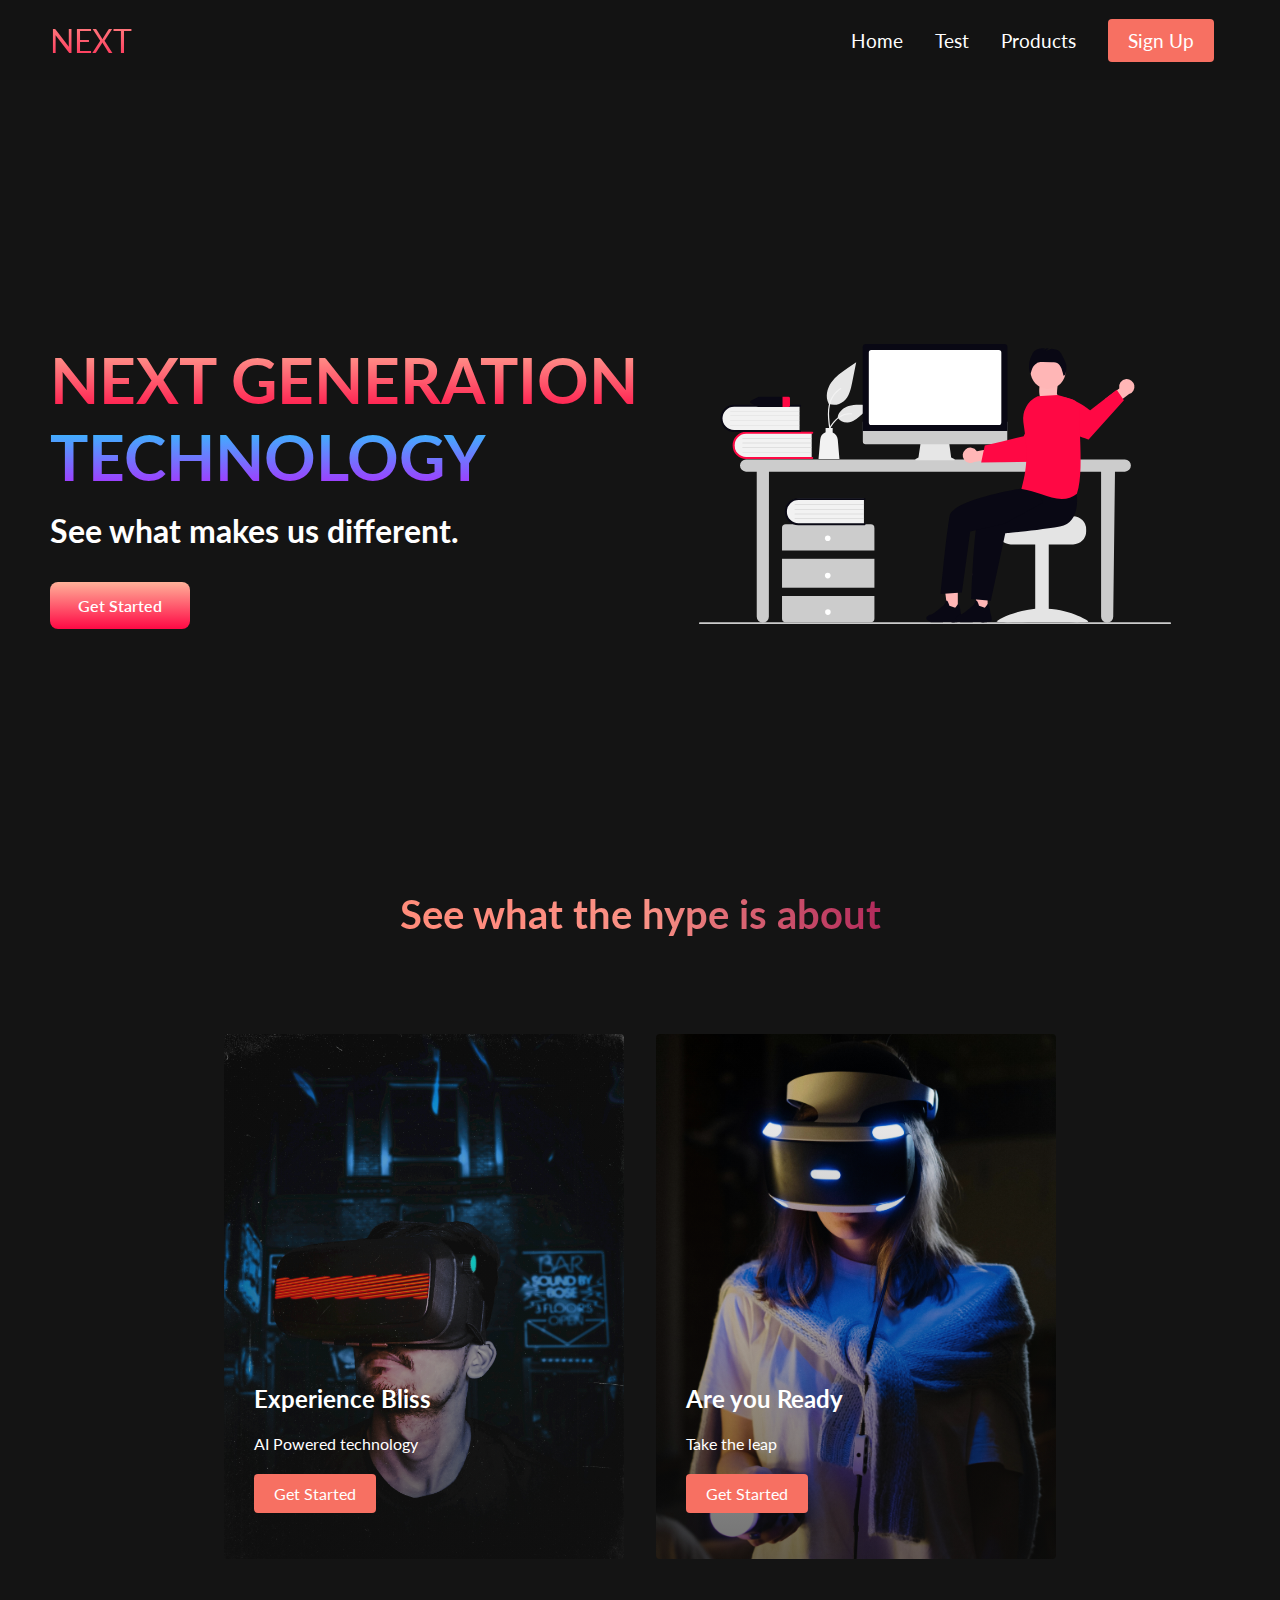
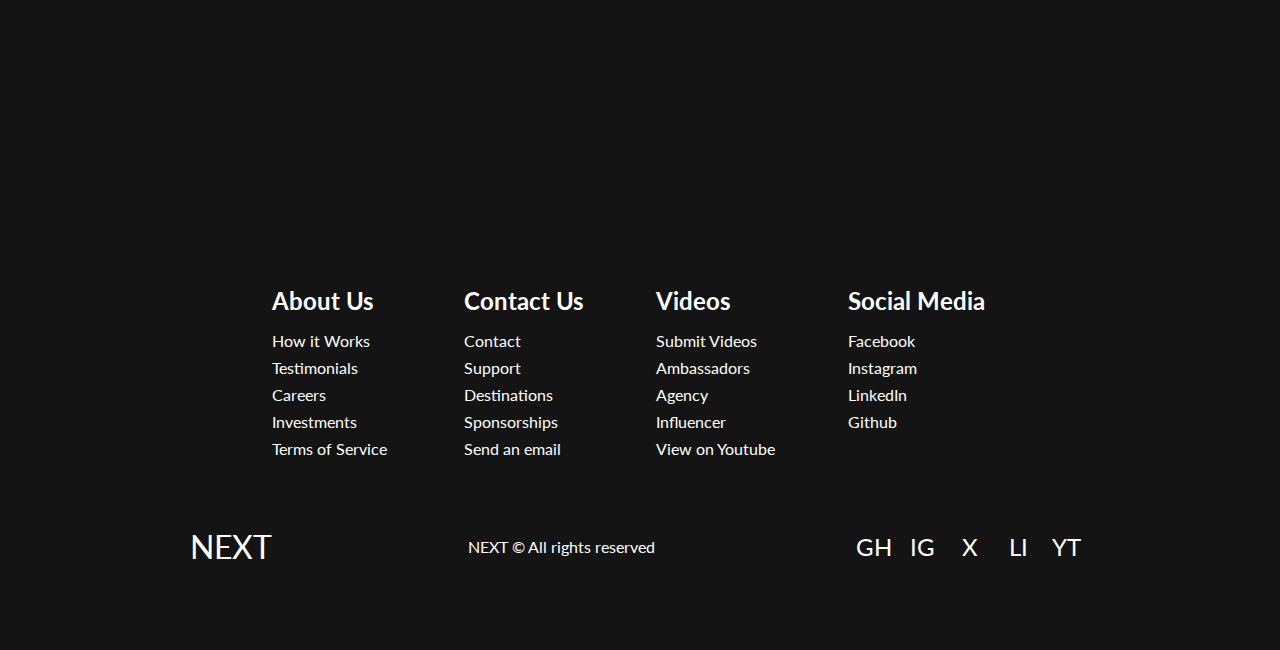
<file: NOW - First assignment/index.html>
<!DOCTYPE html>
<html lang="en">
<head>
    <meta charset="UTF-8">
    <meta name="viewport" content="width=device-width, initial-scale=1.0">
    <title>THE NOW PROJECT</title>
    <link rel="stylesheet" href="style.css">
</head>
<body>
    <nav class="nav_bar">
        <div class="navbar_container">
            <a href="" id="navbar_logo">
                NEXT</a>
            <div class="navbar_toggle" id="mobile_menu">
                <span class="bar"></span>
                <span class="bar"></span>
                <span class="bar"></span>
            </div>
            <ul class="navbar_menu">
                <li class="navbar_item">
                    <a href="#" class="navbar_links">Home</a>
                </li>
                <li class="navbar_item">
                    <a href="test.html" class="navbar_links">Test</a>
                </li>
                <li class="navbar_item">
                    <a href="#" class="navbar_links">Products</a>
                </li>
                <li class="navbar_btn">
                    <a href="#" class="button">Sign Up</a>
                </li>

            </ul>
        </div>
    </nav>

    <!-- Hero Section -->
    <main class="main">
        <div class="main_container">
            <div class="main_content">
                <h1 class="heading">NEXT GENERATION</h1>
                <h2 class="heading">TECHNOLOGY</h2>
                <p>See what makes us different.</p>
                <button class="main_btn">
                    <a href="">Get Started</a>
                </button>
            </div>
                <div class="main_image_container">
                    <img src="images/first_image.svg" id="main_img">
                </div>
        </div>
    </main>

    <!-- SERVICES -->
    <section class="services">
        <h1> See what the hype is about</h1>
        <div class="services_container">
            <div class="services_card">
                <h2>Experience Bliss</h2>
                <p>AI Powered technology</p>
                <button>Get Started</button>
            </div>
            <div class="services_card">
                <h2>Are you Ready</h2>
                <p>Take the leap</p>
                <button>Get Started</button>
            </div>
        </div>
    </section>

    <!-- FOOTER SECTION -->
    <footer class="footer_container">
        <div class="footer_links">
            <div class="footer_link_wrapper">
                <div class="footer_link_items">
                    <h2>About Us</h2>
                    <a href="/">How it Works</a>
                    <a href="/">Testimonials</a>
                    <a href="/">Careers</a>
                    <a href="/">Investments</a>
                    <a href="/">Terms of Service</a>
                </div>
                <div class="footer_link_items">
                    <h2>Contact Us</h2>
                    <a href="/">Contact</a>
                    <a href="/">Support</a>
                    <a href="/">Destinations</a>
                    <a href="/">Sponsorships</a>
                    <a href="/">Send an email</a>
                </div>
            </div>
            <div class="footer_link_wrapper">
                <div class="footer_link_items">
                    <h2>Videos</h2>
                    <a href="/">Submit Videos</a>
                    <a href="/">Ambassadors</a>
                    <a href="/">Agency</a>
                    <a href="/">Influencer</a>
                    <a href="/">View on Youtube</a>
                </div>
                <div class="footer_link_items">
                    <h2>Social Media</h2>
                    <a href="/">Facebook</a>
                    <a href="/">Instagram</a>
                    <a href="/">LinkedIn</a>
                    <a href="/">Github</a>
                </div>
            </div>
        </div>
        <div class="social_media">
            <div class="social_media_wrap">
                <div class="footer_logo">
                    <a href="" id="footer_logo">
                        NEXT
                    </a>
                </div>
                <p class="website_rights">
                    NEXT &copy; All rights reserved
                </p>
                <div class="social_icons">
                    <div class="link_wrapper">
                        <a href="https://github.com/gilbertjnr" class="social_icon_link" id="github" target="_blank">
                            <!-- Github -->
                            GH
                        </a>
                    </div>
                    <div class="link_wrapper">
                        <a href="https://www.instagram.com/shekinahs_delegate/?hl=en" class="social_icon_link" id="instagram" target="_blank">
                            <!-- Instagram -->
                            IG
                        </a>
                    </div>
                    <div class="link_wrapper">
                        <a href="https://x.com/Ehiz_Ak" class="social_icon_link" id="x-twitter" target="_blank">
                            <!-- X (Twiter) -->
                            X
                        </a>
                    </div>
                    <div class="link_wrapper">
                        <a href="www.linkedin.com/in/edosewele-akharele-749b462a0" class="social_icon_link" id="linkedin" target="_blank">
                            <!-- LinkedIn -->
                            LI
                        </a>
                    </div>
                    <div class="link_wrapper">
                        <a href="https://www.youtube.com/@emmanuelakharele" class="social_icon_link" id="youtube" target="_blank">
                            <!-- Youtube -->
                            YT
                        </a>
                    </div>
                </div>
            </div>
        </div>
    </footer>


    <script src="script.js"></script>
</body>
</html>
</file>
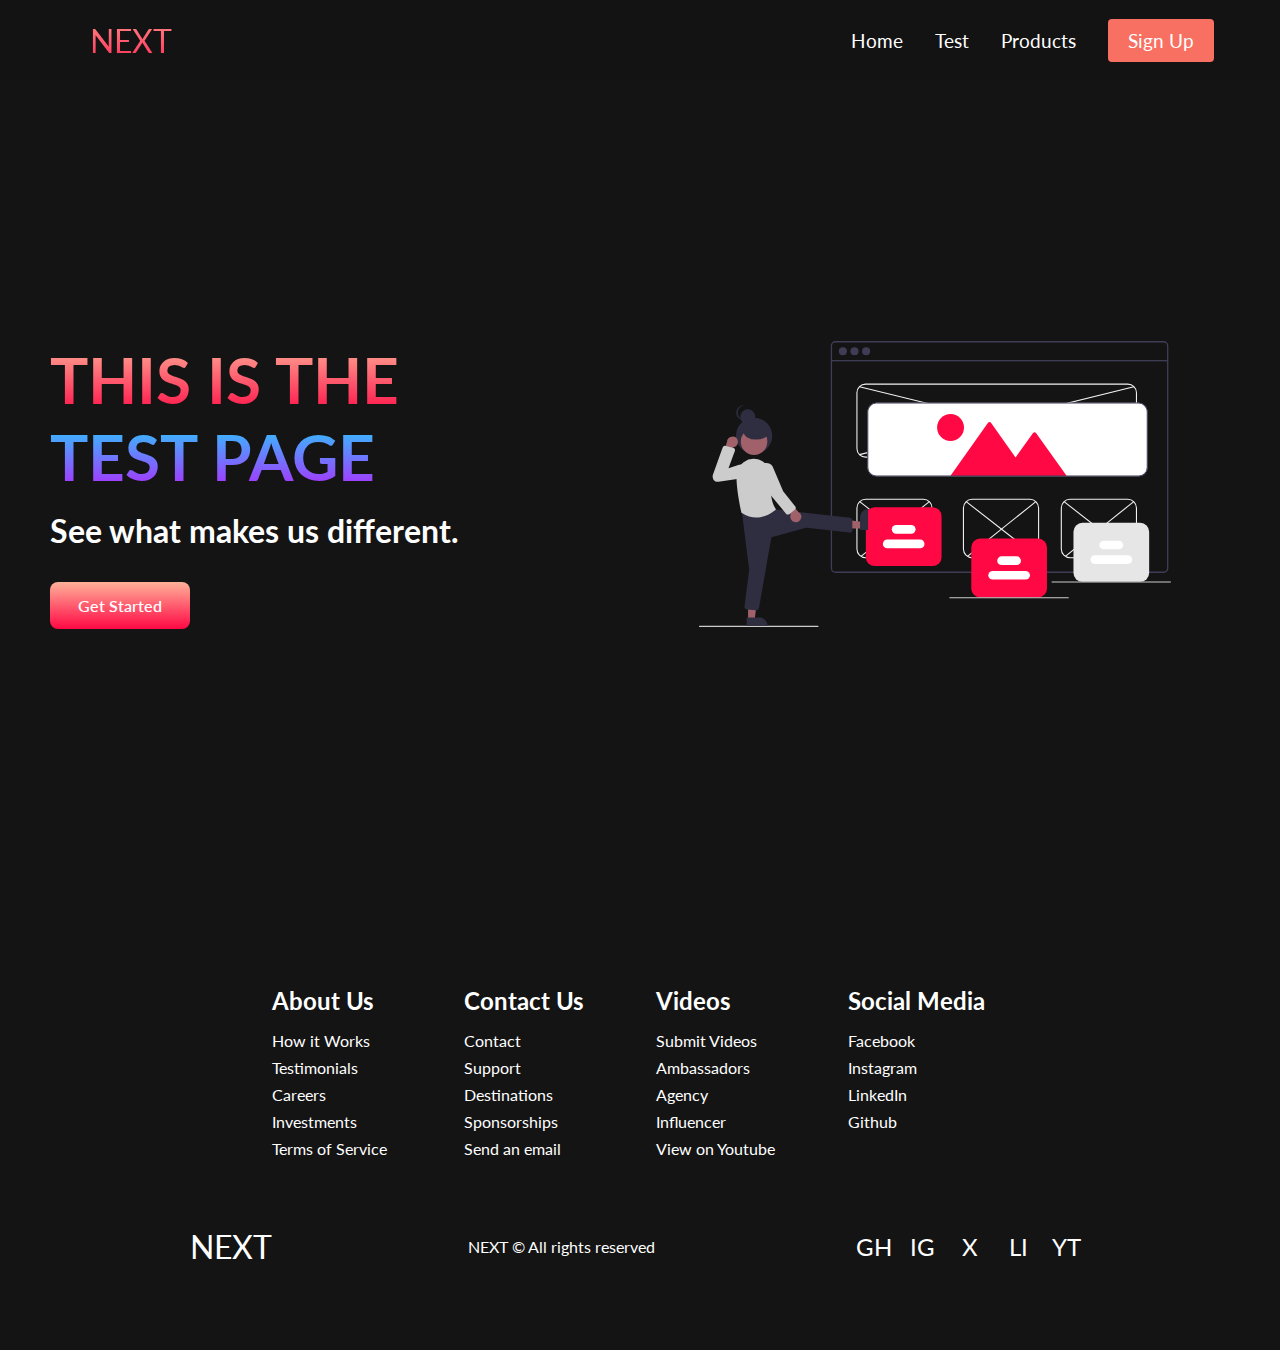
<file: NOW - First assignment/test.html>
<!DOCTYPE html>
<html lang="en">
<head>
    <meta charset="UTF-8">
    <meta name="viewport" content="width=device-width, initial-scale=1.0">
    <title>THE NEXT PROJECT</title>
    <link rel="stylesheet" href="style.css">
</head>
<body>
    <nav class="nav_bar">
        <div class="navbar_container">
            <a href="" id="navbar_logo">
                <svg xmlns="http://www.w3.org/2000/svg" viewBox="0 0 512 512"><!--!Font Awesome Free 6.7.2 by @fontawesome - https://fontawesome.com License - https://fontawesome.com/license/free Copyright 2025 Fonticons, Inc.--><path d="M116.7 33.8c4.5-6.1 11.7-9.8 19.3-9.8l240 0c7.6 0 14.8 3.6 19.3 9.8l112 152c6.8 9.2 6.1 21.9-1.5 30.4l-232 256c-4.5 5-11 7.9-17.8 7.9s-13.2-2.9-17.8-7.9l-232-256c-7.7-8.5-8.3-21.2-1.5-30.4l112-152zm38.5 39.8c-3.3 2.5-4.2 7-2.1 10.5l57.4 95.6L63.3 192c-4.1 .3-7.3 3.8-7.3 8s3.2 7.6 7.3 8l192 16c.4 0 .9 0 1.3 0l192-16c4.1-.3 7.3-3.8 7.3-8s-3.2-7.6-7.3-8L301.5 179.8l57.4-95.6c2.1-3.5 1.2-8.1-2.1-10.5s-7.9-2-10.7 1L256 172.2 165.9 74.6c-2.8-3-7.4-3.4-10.7-1z"/></svg>
                NEXT</a>
            <div class="navbar_toggle" id="mobile_menu">
                <span class="bar"></span>
                <span class="bar"></span>
                <span class="bar"></span>
            </div>
            <ul class="navbar_menu">
                <li class="navbar_item">
                    <a href="index.html" class="navbar_links">Home</a>
                </li>
                <li class="navbar_item">
                    <a href="test.html" class="navbar_links">Test</a>
                </li>
                <li class="navbar_item">
                    <a href="#" class="navbar_links">Products</a>
                </li>
                <li class="navbar_btn">
                    <a href="#" class="button">Sign Up</a>
                </li>

            </ul>
        </div>
    </nav>

    <!-- Hero Section -->
    <main class="main">
        <div class="main_container">
            <div class="main_content">
                <h1 class="heading">THIS IS THE</h1>
                <h2 class="heading">TEST PAGE</h2>
                <p>See what makes us different.</p>
                <button class="main_btn">
                    <a href="">Get Started</a>
                </button>
            </div>
                <div class="main_image_container">
                    <img src="images/undraw_landing-page_tsx8.svg" id="main_img">
                </div>
        </div>
    </main>

    <!-- FOOTER SECTION -->
    <footer class="footer_container">
        <div class="footer_links">
            <div class="footer_link_wrapper">
                <div class="footer_link_items">
                    <h2>About Us</h2>
                    <a href="/">How it Works</a>
                    <a href="/">Testimonials</a>
                    <a href="/">Careers</a>
                    <a href="/">Investments</a>
                    <a href="/">Terms of Service</a>
                </div>
                <div class="footer_link_items">
                    <h2>Contact Us</h2>
                    <a href="/">Contact</a>
                    <a href="/">Support</a>
                    <a href="/">Destinations</a>
                    <a href="/">Sponsorships</a>
                    <a href="/">Send an email</a>
                </div>
            </div>
            <div class="footer_link_wrapper">
                <div class="footer_link_items">
                    <h2>Videos</h2>
                    <a href="/">Submit Videos</a>
                    <a href="/">Ambassadors</a>
                    <a href="/">Agency</a>
                    <a href="/">Influencer</a>
                    <a href="/">View on Youtube</a>
                </div>
                <div class="footer_link_items">
                    <h2>Social Media</h2>
                    <a href="/">Facebook</a>
                    <a href="/">Instagram</a>
                    <a href="/">LinkedIn</a>
                    <a href="/">Github</a>
                </div>
            </div>
        </div>
        <div class="social_media">
            <div class="social_media_wrap">
                <div class="footer_logo">
                    <a href="" id="footer_logo">
                        NEXT
                    </a>
                </div>
                <p class="website_rights">
                    NEXT &copy; All rights reserved
                </p>
                <div class="social_icons">
                    <div class="link_wrapper">
                        <a href="https://github.com/gilbertjnr" class="social_icon_link" id="github" target="_blank">
                            <!-- Github -->
                            GH
                        </a>
                    </div>
                    <div class="link_wrapper">
                        <a href="https://www.instagram.com/shekinahs_delegate/?hl=en" class="social_icon_link" id="instagram" target="_blank">
                            <!-- Instagram -->
                            IG
                        </a>
                    </div>
                    <div class="link_wrapper">
                        <a href="https://x.com/Ehiz_Ak" class="social_icon_link" id="x-twitter" target="_blank">
                            <!-- X (Twiter) -->
                            X
                        </a>
                    </div>
                    <div class="link_wrapper">
                        <a href="www.linkedin.com/in/edosewele-akharele-749b462a0" class="social_icon_link" id="linkedin" target="_blank">
                            <!-- LinkedIn -->
                            LI
                        </a>
                    </div>
                    <div class="link_wrapper">
                        <a href="https://www.youtube.com/@emmanuelakharele" class="social_icon_link" id="youtube" target="_blank">
                            <!-- Youtube -->
                            YT
                        </a>
                    </div>
                </div>
            </div>
        </div>
    </footer>


    <script src="script.js"></script>
</body>
</html>
</file>
<file: NOW - First assignment/style.css>
@import url('https://fonts.googleapis.com/css2?family=Lato:ital,wght@0,400;0,700&display=swap');

:root{
    --bg-color: #131313;
    --outline: 1px solid rgb(255, 0, 43);
    --accent-color: #ff8177;
    --font-clr: #fff;
    --gradient: linear-gradient(to top, #ff0844 0%, #ffb199 100%);
    --gradient-h2: linear-gradient(to top, #b721ff 0%, #21d4fd 100%);
}

* {
    margin: 0;
    padding: 0;
    list-style: none;
    box-sizing: border-box;
    font-family: "Lato", system-ui;
    text-decoration: none;
}

.nav_bar {
    background-color: var(--bg-color);
    height: 80px;
    display: flex;
    justify-content: center;
    align-items: center;
    font-size: 1.2rem;
    position: sticky;
    top: 0;
    z-index: 999;
}

.navbar_container {
    display: flex;
    justify-content: space-between;
    height: 80px;
    z-index: 1;
    width: 100%;
    max-width: 1300px;
    margin: 0 auto;
    padding: 0 50px;
}

#navbar_logo {
    background-color: var(--accent-color);
    background-image: var(--gradient);
    background-size: 100%;
    -webkit-background-clip: text;
    -moz-background-clip: text;
    background-clip: text;
    color: transparent;
    display: flex;
    align-items: center;
    cursor: pointer;
    font-size: 2rem;
}

/* Remove from this position */
#navbar_logo svg {
    width: 40px;
    background-clip: content-box;
    fill: transparent;
    background-clip: unset;
}

.navbar_menu {
    display: flex;
    align-items: center;
    text-align: center;
}

.navbar_item {
    height: 80px;
}

.navbar_links {
    color: var(--font-clr);
    display: flex;
    align-items: center;
    justify-content: center;
    padding: 0 1rem;
    height: 100%;
    transition: color 300ms;
}

.navbar_btn {
    display: flex;
    justify-content: center;
    align-items: center;
    padding: 0 1rem;
    width: 100%;
}

.button {
    display: flex;
    justify-content: center;
    align-items: center;
    padding: 10px 20px;
    height: 100%;
    width: 100%;
    border: none;
    outline: none;
    border-radius: 4px;
    background-color: #f77062;
    color: var(--font-clr);
    transition: background-color 300ms ease-in-out;
}

.button:hover{
    background-color: #4837ff;
}

.navbar_links:hover{
    color: #f77062;
}

@media screen and (max-width: 900px) {
    .navbar_container {
        display: flex;
        justify-content: space-between;
        height: 80px;
        z-index: 1;
        width: 100%;
        max-width: 1300px;
        padding: 0;
    }
    .navbar_menu {
        display: grid;
        grid-template-columns: auto;
        margin: 0;
        width: 100%;
        position: absolute;
        top: -1000px;
        opacity: 0;
        transition: all .5s ease-in-out;
        height: 50vh;
        z-index: -1;
    }

    .navbar_menu.active {
        background-color: var(--bg-color);
        top: 100%;
        opacity: 1;
        transition: all 400ms ease-in-out;
        z-index: 99;
        height: 50vh;
        font-size: 1.4rem;
    }

    #navbar_logo {
        padding-left: 25px;
    }

    .navbar_toggle .bar {
        width: 25px;
        height: 2px;
        border-radius: 8px;
        margin: 5px auto;
        transition: all .3s ease-in-out;
        background-color: var(--font-clr);
    }

    .navbar_item {
        width: 100%;
    }

    .navbar_links {
        text-align: center;
        padding: 2rem;
        width: 100%;
        display: table;
    }

    #mobile_menu {
        position: absolute;
        top: 20%;
        right: 5%;
        transform: translate(5%, 20%);
        cursor: pointer;
    }

    .navbar_btn {
        margin-block: 1.5rem;
    }

    .button {
        display: flex;
        justify-content: center;
        align-items: center;
        width: 40%;
        height: 80px;
        margin: 0;
    }

    .navbar_toggle .bar {
        display: block;
        cursor: pointer;
    }

    .navbar_toggle.clicked .bar:nth-child(1){
        transform: translateY(7px) rotate(30deg);
    }

    .navbar_toggle.clicked .bar:nth-child(2){
        opacity: 0;
    }

    .navbar_toggle.clicked .bar:nth-child(3){
        /* opacity: 0; */
        transform: translateY(-7px) rotate(-30deg);
    }
}

.main{
    background-color: #141414;
}

.main_container {
    display: grid;
    grid-template-columns: 1fr 1fr;
    align-items: center;
    justify-self: center;
    margin: 0 auto;
    height: 90vh;
    background-color: #141414;
    z-index: 1;
    width: 100%;
    max-width: 1300px;
    padding: 0 50px;
}
.heading {
    font-size: 4rem;
    background-color: #ff8177;
    background-image: var(--gradient);
    background-size: 100%;
    background-clip: text;
    -webkit-background-clip: text;
    -moz-background-clip: text;
    color: transparent;
}

.main_content h2 {
    background-image: var(--gradient-h2);
}

.main_content p{
    margin-top: 1rem;
    font-size: 2rem;
    font-weight: 700;
    color: var(--font-clr);
}

.main_btn {
    font-size: 1rem;
    background-image: var(--gradient);
    padding: 14px 28px;
    border: none;
    border-radius: 8px;
    color: var(--font-clr);
    margin-top: 2rem;
    cursor: pointer;
    position: relative;
    transition: all .35s ease-in-out;
    outline: none;
    overflow: hidden;
}

.main_btn a {
    position: relative;
    z-index: 2;
    color: var(--font-clr);
    font-weight: 600;
}

.main_btn::after {
    position: absolute;
    content: '';
    top: 0;
    display: flex;
    align-items: center;
    justify-content: center;
    left: -100%;
    width: 100%;
    height: 100%;
    background-color: #4837ff;
    transition: left 350ms ease-in-out;
    border-radius: 8px;
}

.main_btn:hover::after {
    left: 0%;
}

.main_image_container {
    text-align: center;
}

#main_img {
    width: 80%;
    min-width: 320px;
    aspect-ratio: 1;
}

@media screen and (max-width: 768px) {
    .main_container {
        display: grid;
        grid-template-columns: auto;
        align-items: center;
        justify-self: center;
        width: 100%;
        margin: 0 auto;
        height: 90vh;
    }

    .main_content {
        text-align: center;
        margin-bottom: 4rem;
    }

    .main_content h1 {
        font-size: 2.5rem;
        margin-top: 2rem;
    }

    .main_content h2 {
        font-size: 3rem;
    }

    .main_content p {
        margin-top: 1rem;
        font-size: 1.5rem;
    }
}

@media screen and (max-width: 480px) {
    .main_content h1 {
        font-size: 2rem;
        margin-top: 3rem;
    }

    .main_content h2 {
        font-size: 2rem;
    }

    .main_content p {
        margin-top: 2rem;
        font-size: 1.5rem;
    }
    
    .main_btn {
        padding: 12px 36px;
        margin: 2.5rem 0;
    }
}

/* SERVICES */
.services {
    background-color: #141414;
    display: flex;
    flex-direction: column;
    align-items: center;
    height: 100vh;
}

.services h1 {
    background-color: #FF8177;
    background-image: linear-gradient(
        to right, 
        #FF8177 0%, 
        #FF8c7a 0%, 
        #ff8c7f 21%, 
        #f99185 52%, 
        #cf556c 78%,
        #b12a5b 100%);
        background-clip: text;
        color: #0000;
        background-size: 100%;
        margin-bottom: 5rem;
        font-size: 2.5rem;
}

.services_container {
    display: flex;
    justify-content: center;
    flex-wrap: wrap;
}

.services_card {
    margin: 1rem;
    height: 525px;
    width: 400px;
    border-radius: 4px;
    background-image:linear-gradient(
        to bottom, 
        rgba(0,0,0,0) 0%, 
        rgba(17, 17, 17, .6) 100%), 
        url(images/third_image.jpg);
    background-size: cover;
    position: relative;
    color: var(--font-clr);
    transition: scale .3s ease-in-out;
}

.services_card:nth-child(2){
    background-image:linear-gradient(to bottom, rgba(0,0,0,0) 0%, rgba(17, 17, 17, .6) 100%), url(images/second_image.jpg);
}

.services h2 {
    position: absolute;
    top: 350px;
    left: 30px;
}

.services_card p {
    position: absolute;
    top: 400px;
    left: 30px;
}

.services_card button {
    color: var(--font-clr);
    padding: 10px 20px;
    border: none;
    outline: none;
    border-radius: 4px;
    background-color: #f77062;
    position: absolute;
    top: 440px;
    left: 30px;
    font-size: 1rem;
    cursor: pointer;
    transition: all .3s ease-in-out;
}

.services_card:hover {
    scale: 1.075;
    cursor: pointer;
}

@media screen and (max-width: 960px) {
    .services {
        height: 1600px;
    }

    .services h1 {
        font-size: 2rem;
        margin-top: 12rem;
    }
}

@media screen and (max-width: 480px){
    .services {
        height: 1400px;
    }

    .services h1 {
        font-size: 1.2rem;
    }

    .services_card {
        width: 300px;
    }
}


/* FOOTER */

.footer_container {
    background-color: #141414;
    padding: 5rem 0;
    display: flex;
    flex-direction: column;
    justify-content: center;
    align-items: center;
}

#footer_logo {
    color: var(--font-clr);
    display: flex;
    align-items: center;
    cursor: pointer;
    font-size: 2rem;
}

.footer_links {
    width: 100%;
    max-width: 1000px;
    display: flex;
    justify-content: center;
}

.footer_link_wrapper {
    display: flex;
}

.footer_link_items{
    display: flex;
    flex-direction: column;
    align-items: flex-start;
    margin: 16px;
    text-align: left;
    width: 160px;
    box-sizing: border-box;
}



.footer_link_items h2 {
    margin-bottom: 16px;
    color: var(--font-clr);
}

.footer_link_items a {
    color: var(--font-clr);
    margin-bottom: .5rem;
}

.footer_link_items a:hover {
    color: #e9e9e9;
    transition: all .3s ease-in-out;
}

/* SOCIAL */
.link_wrapper {
    width: 48px;
    aspect-ratio: 1;
    display: flex;
    align-items: center;
    justify-content: center;
    cursor: pointer;
    position: relative;
    overflow: hidden;
}

.link_wrapper:hover {
    .social_icon_link {
        transform: translateY(-50px);
    }
    .social_icon_link::before {
        opacity: 1;
    }
}


.social_icon_link {
    color: var(--font-clr);
    font-size: 1.5rem;
    transition: transform 300ms ease-in-out;
    position: relative;
    width: 100%;
    height: 100%;
    display: flex;
    align-items: center;
    justify-content: center;
}

.social_icon_link::before{
    transition: opacity 400ms ease-in-out;
    width: 70%;
    height: 70%;
    position: absolute;
    top: 50px;
    opacity: 0;
}

#github::before {
    content: url(icons/github.svg);
}

#instagram::before {
    content: url(icons/instagram.svg);
}

#x-twitter::before {
    content: url(icons/x-twitter.svg)
}

#linkedin::before {
    content: url(icons/linkedin.svg);
}

#youtube::before {
    content: url(icons/youtube.svg);
}

.social_media {
    max-width: 1000px;
    width: 100%;
}

.social_media_wrap {
    display: flex;
    justify-content: space-between;
    align-items: center;
    width: 90%;
    max-width: 1000px;
    margin: 40px auto 0 auto;
}

.social_icons {
    display: flex;
    justify-content: space-between;
    align-items: center;
    width: 240px;
}

.social_logo {
    color: var(--font-clr);
    justify-self: flex-start;
    margin-left: 20px;
    cursor: pointer;
    font-size: 2rem;
    display: flex;
    align-items: center;
    margin-bottom: 16px;
}

.website_rights {
    color: var(--font-clr);
}

@media screen and (max-width: 820px) {
    .footer_links {
        padding-top: 2rem;
    }

    #footer_logo {
        margin-bottom: 2rem;
    }

    .website_rights {
        margin-bottom: 2rem;
    }

    .footer_link_wrapper {
        flex-direction: column;
    }

    .social_media_wrap {flex-direction: column;}
}

@media screen and (max-width: 480px) {
    .footer_link_items {
        margin: 0;
        padding: 10px;
        width: 100%;
    }
}
</file>
